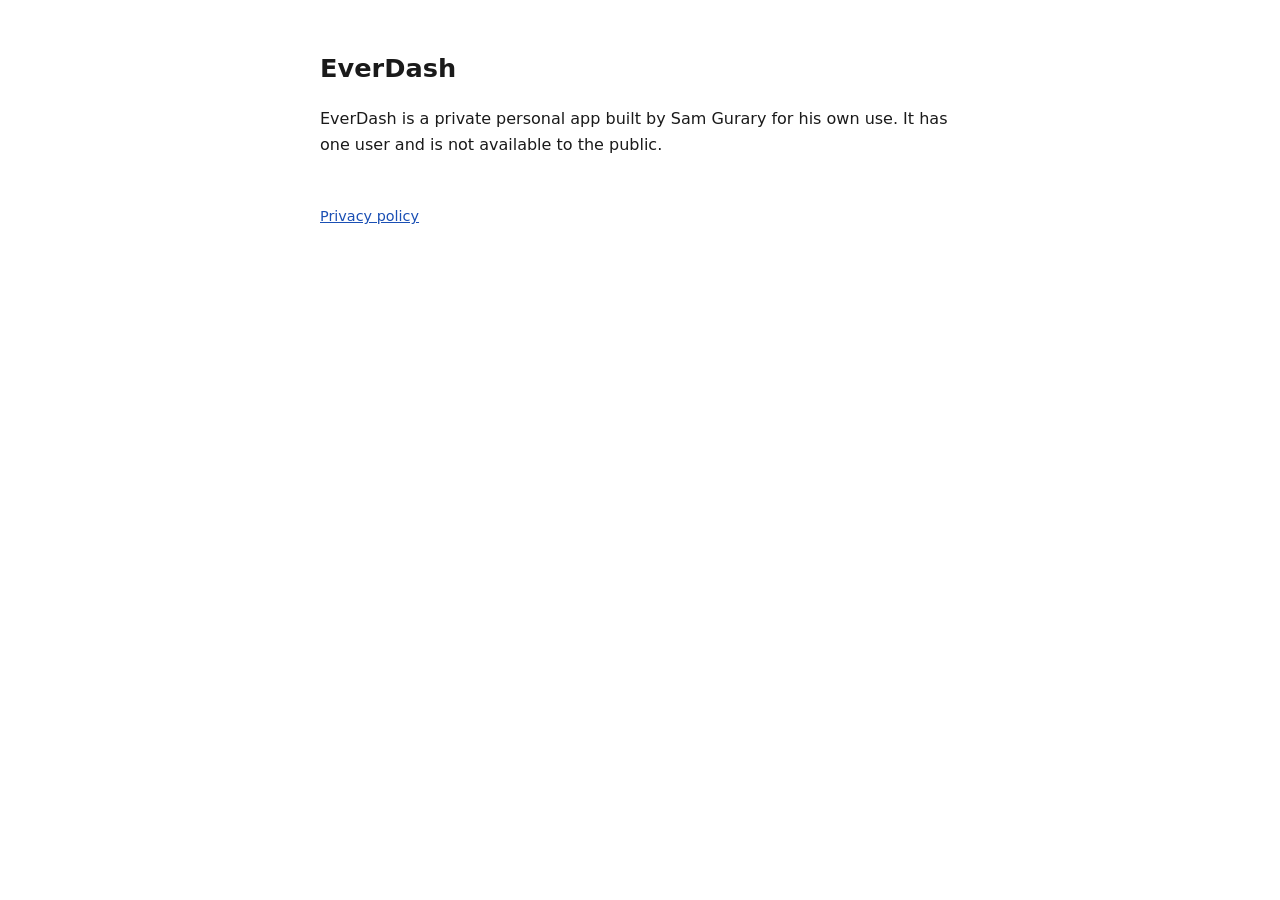
<file: index.html>
<!doctype html>
<html lang="en">
<head>
  <meta charset="utf-8">
  <meta name="viewport" content="width=device-width, initial-scale=1">
  <title>EverDash</title>
  <link rel="stylesheet" href="style.css">
</head>
<body>
  <h1>EverDash</h1>
  <p>EverDash is a private personal app built by Sam Gurary for his own use. It has one user and is not available to the public.</p>
  <footer><a href="privacy.html">Privacy policy</a></footer>
</body>
</html>
</file>
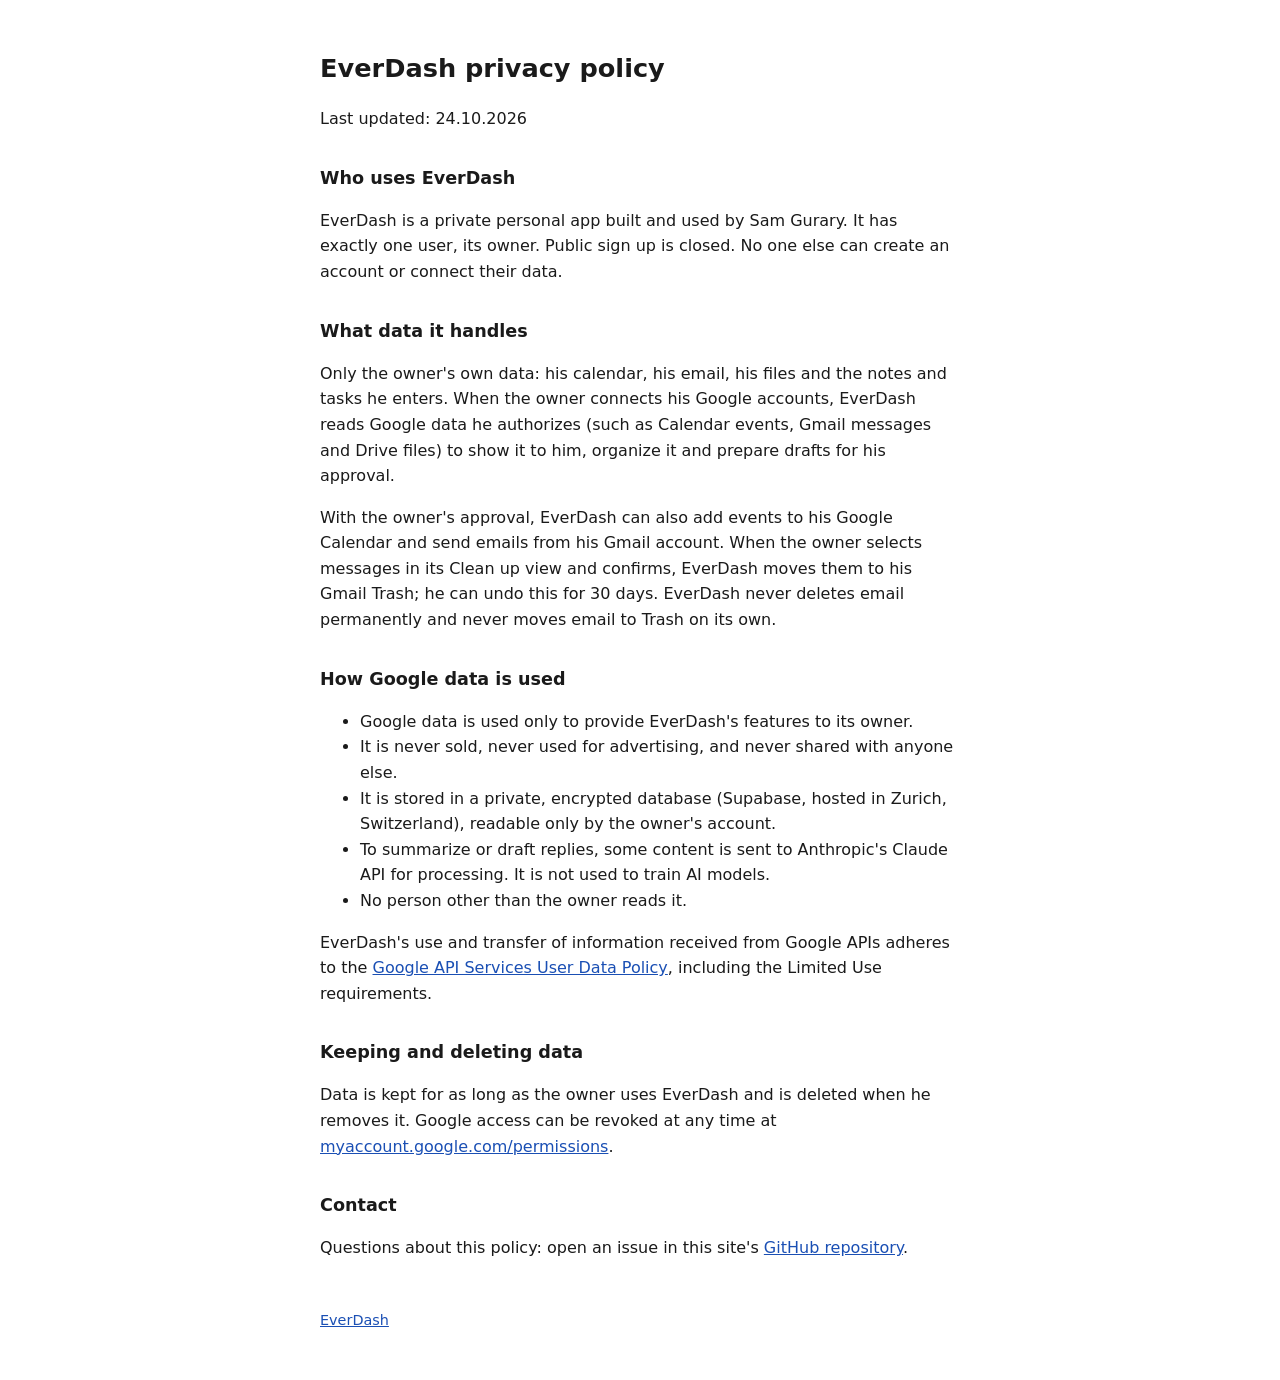
<file: privacy.html>
<!doctype html>
<html lang="en">
<head>
  <meta charset="utf-8">
  <meta name="viewport" content="width=device-width, initial-scale=1">
  <title>EverDash privacy policy</title>
  <link rel="stylesheet" href="style.css">
</head>
<body>
  <h1>EverDash privacy policy</h1>
  <p>Last updated: 24.10.2026</p>

  <h2>Who uses EverDash</h2>
  <p>EverDash is a private personal app built and used by Sam Gurary. It has exactly one user, its owner. Public sign up is closed. No one else can create an account or connect their data.</p>

  <h2>What data it handles</h2>
  <p>Only the owner's own data: his calendar, his email, his files and the notes and tasks he enters. When the owner connects his Google accounts, EverDash reads Google data he authorizes (such as Calendar events, Gmail messages and Drive files) to show it to him, organize it and prepare drafts for his approval.</p>
  <p>With the owner's approval, EverDash can also add events to his Google Calendar and send emails from his Gmail account. When the owner selects messages in its Clean up view and confirms, EverDash moves them to his Gmail Trash; he can undo this for 30 days. EverDash never deletes email permanently and never moves email to Trash on its own.</p>

  <h2>How Google data is used</h2>
  <ul>
    <li>Google data is used only to provide EverDash's features to its owner.</li>
    <li>It is never sold, never used for advertising, and never shared with anyone else.</li>
    <li>It is stored in a private, encrypted database (Supabase, hosted in Zurich, Switzerland), readable only by the owner's account.</li>
    <li>To summarize or draft replies, some content is sent to Anthropic's Claude API for processing. It is not used to train AI models.</li>
    <li>No person other than the owner reads it.</li>
  </ul>
  <p>EverDash's use and transfer of information received from Google APIs adheres to the <a href="https://developers.google.com/terms/api-services-user-data-policy">Google API Services User Data Policy</a>, including the Limited Use requirements.</p>

  <h2>Keeping and deleting data</h2>
  <p>Data is kept for as long as the owner uses EverDash and is deleted when he removes it. Google access can be revoked at any time at <a href="https://myaccount.google.com/permissions">myaccount.google.com/permissions</a>.</p>

  <h2>Contact</h2>
  <p>Questions about this policy: open an issue in this site's <a href="https://github.com/dr-sam-g/everdash-site">GitHub repository</a>.</p>

  <footer><a href="index.html">EverDash</a></footer>
</body>
</html>
</file>
<file: style.css>
body { font-family: system-ui, -apple-system, sans-serif; max-width: 40rem; margin: 3rem auto; padding: 0 1rem; line-height: 1.6; color: #1a1a1a; background: #fff; }
h1 { font-size: 1.6rem; }
h2 { font-size: 1.1rem; margin-top: 2rem; }
a { color: #1a4fb4; }
footer { margin-top: 3rem; font-size: 0.9rem; color: #555; }
@media (prefers-color-scheme: dark) { body { color: #eee; background: #111; } a { color: #8ab4ff; } footer { color: #aaa; } }
</file>
